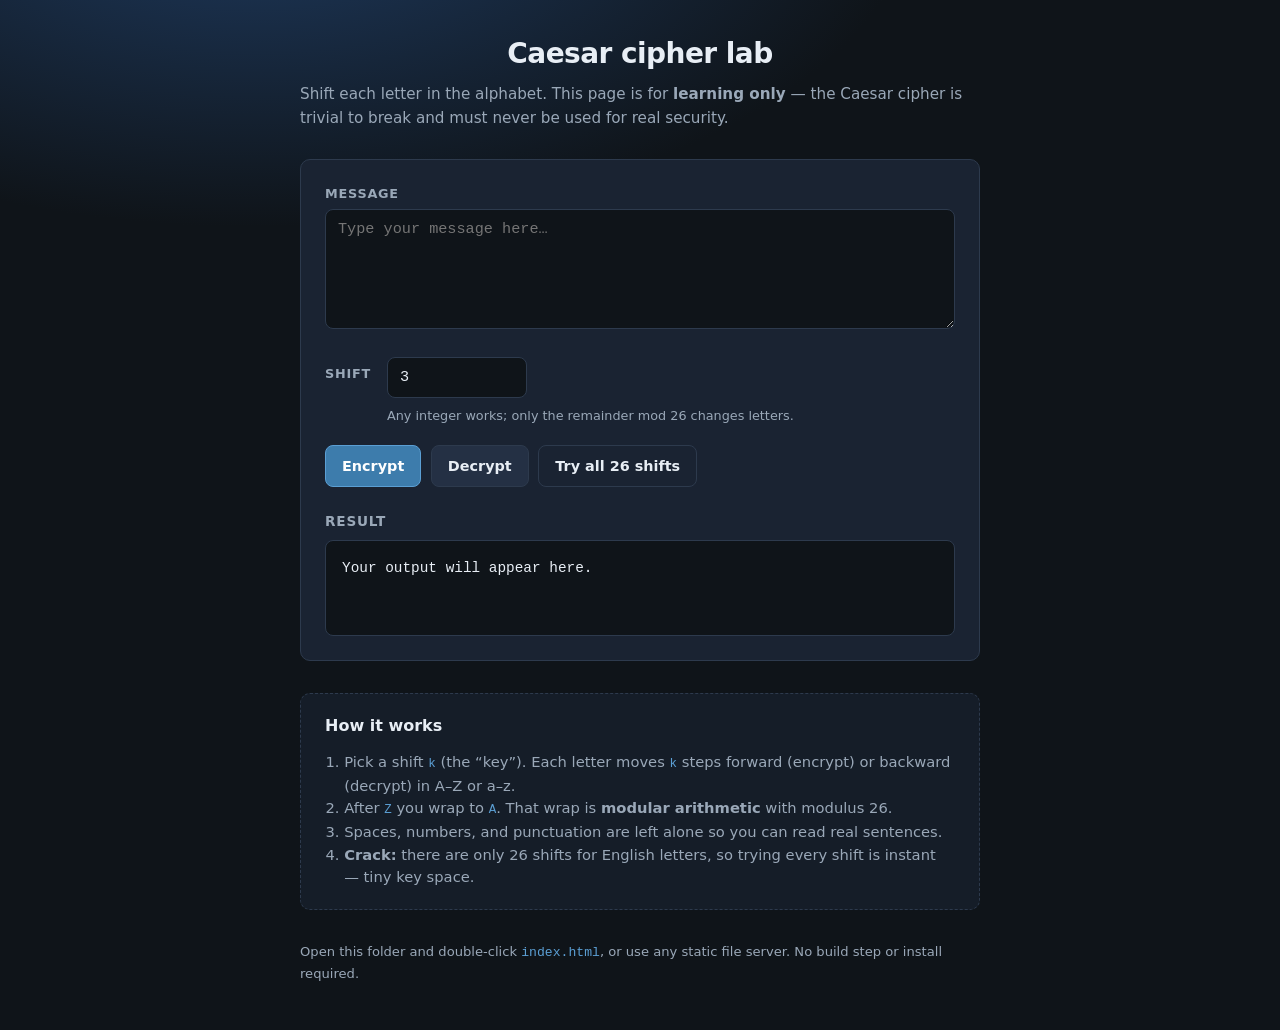
<file: caesar-cipher-beginner/web/index.html>
<!DOCTYPE html>
<html lang="en">
  <head>
    <meta charset="UTF-8" />
    <meta name="viewport" content="width=device-width, initial-scale=1.0" />
    <title>Caesar Cipher Lab</title>
    <link rel="stylesheet" href="styles.css" />
  </head>
  <body>
    <div class="page">
      <header class="header">
        <h1>Caesar cipher lab</h1>
        <p class="lede">
          Shift each letter in the alphabet. This page is for
          <strong>learning only</strong> — the Caesar cipher is trivial to break
          and must never be used for real security.
        </p>
      </header>

      <main class="panel">
        <label class="field">
          <span class="label">Message</span>
          <textarea
            id="message"
            rows="5"
            placeholder="Type your message here…"
            spellcheck="true"
          ></textarea>
        </label>

        <label class="field field-inline">
          <span class="label">Shift</span>
          <input
            id="shift"
            type="number"
            value="3"
            step="1"
            aria-describedby="shift-help"
          />
          <span id="shift-help" class="hint">
            Any integer works; only the remainder mod 26 changes letters.
          </span>
        </label>

        <div class="actions">
          <button type="button" id="btn-encrypt" class="btn primary">
            Encrypt
          </button>
          <button type="button" id="btn-decrypt" class="btn">Decrypt</button>
          <button type="button" id="btn-crack" class="btn ghost">
            Try all 26 shifts
          </button>
        </div>

        <section class="output" aria-live="polite">
          <h2 class="output-title">Result</h2>
          <pre id="result" class="result-box">Your output will appear here.</pre>
        </section>
      </main>

      <aside class="learn">
        <h2>How it works</h2>
        <ol>
          <li>
            Pick a shift <code>k</code> (the “key”). Each letter moves
            <code>k</code> steps forward (encrypt) or backward (decrypt) in
            A–Z or a–z.
          </li>
          <li>
            After <code>Z</code> you wrap to <code>A</code>. That wrap is
            <strong>modular arithmetic</strong> with modulus 26.
          </li>
          <li>
            Spaces, numbers, and punctuation are left alone so you can read
            real sentences.
          </li>
          <li>
            <strong>Crack:</strong> there are only 26 shifts for English letters,
            so trying every shift is instant — tiny key space.
          </li>
        </ol>
      </aside>

      <footer class="footer">
        Open this folder and double-click <code>index.html</code>, or use any
        static file server. No build step or install required.
      </footer>
    </div>

    <script src="app.js" defer></script>
  </body>
</html>
</file>
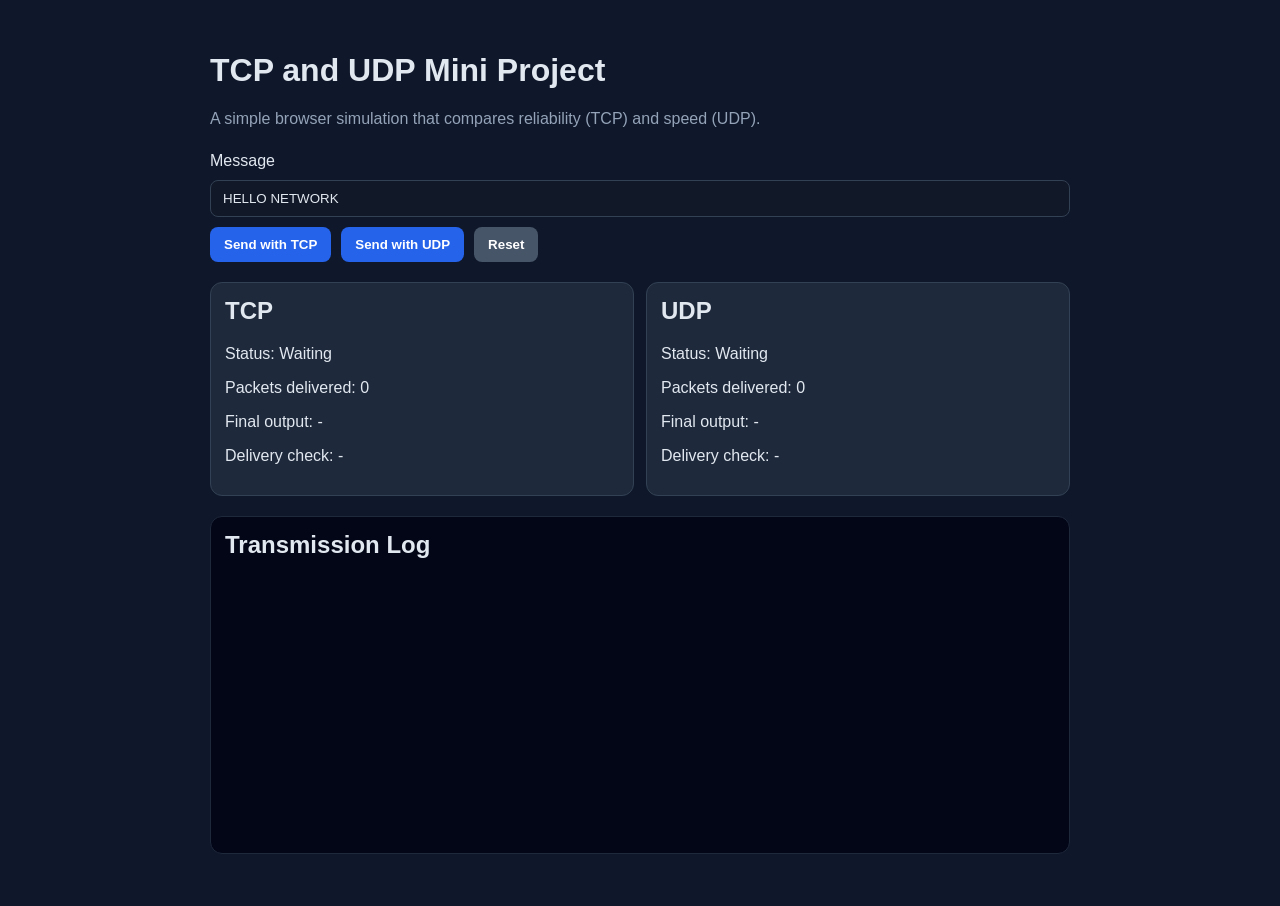
<file: TCP/UDP/index.html>
<!DOCTYPE html>
<html lang="en">
  <head>
    <meta charset="UTF-8" />
    <meta name="viewport" content="width=device-width, initial-scale=1.0" />
    <title>TCP vs UDP Simulator</title>
    <link rel="stylesheet" href="./style.css" />
  </head>
  <body>
    <main class="container">
      <h1>TCP and UDP Mini Project</h1>
      <p class="subtitle">
        A simple browser simulation that compares reliability (TCP) and speed
        (UDP).
      </p>

      <section class="controls">
        <label for="messageInput">Message</label>
        <input
          id="messageInput"
          type="text"
          value="HELLO NETWORK"
          maxlength="40"
        />

        <div class="buttons">
          <button id="simulateTcpBtn">Send with TCP</button>
          <button id="simulateUdpBtn">Send with UDP</button>
          <button id="resetBtn" class="secondary">Reset</button>
        </div>
      </section>

      <section class="stats">
        <article class="card">
          <h2>TCP</h2>
          <p id="tcpStatus">Status: Waiting</p>
          <p id="tcpSummary">Packets delivered: 0</p>
          <p id="tcpOutput">Final output: -</p>
          <p id="tcpDeliveryCheck">Delivery check: -</p>
        </article>
        <article class="card">
          <h2>UDP</h2>
          <p id="udpStatus">Status: Waiting</p>
          <p id="udpSummary">Packets delivered: 0</p>
          <p id="udpOutput">Final output: -</p>
          <p id="udpDeliveryCheck">Delivery check: -</p>
        </article>
      </section>

      <section class="log-wrap">
        <h2>Transmission Log</h2>
        <pre id="log"></pre>
      </section>
    </main>

    <script src="./script.js"></script>
  </body>
</html>
</file>
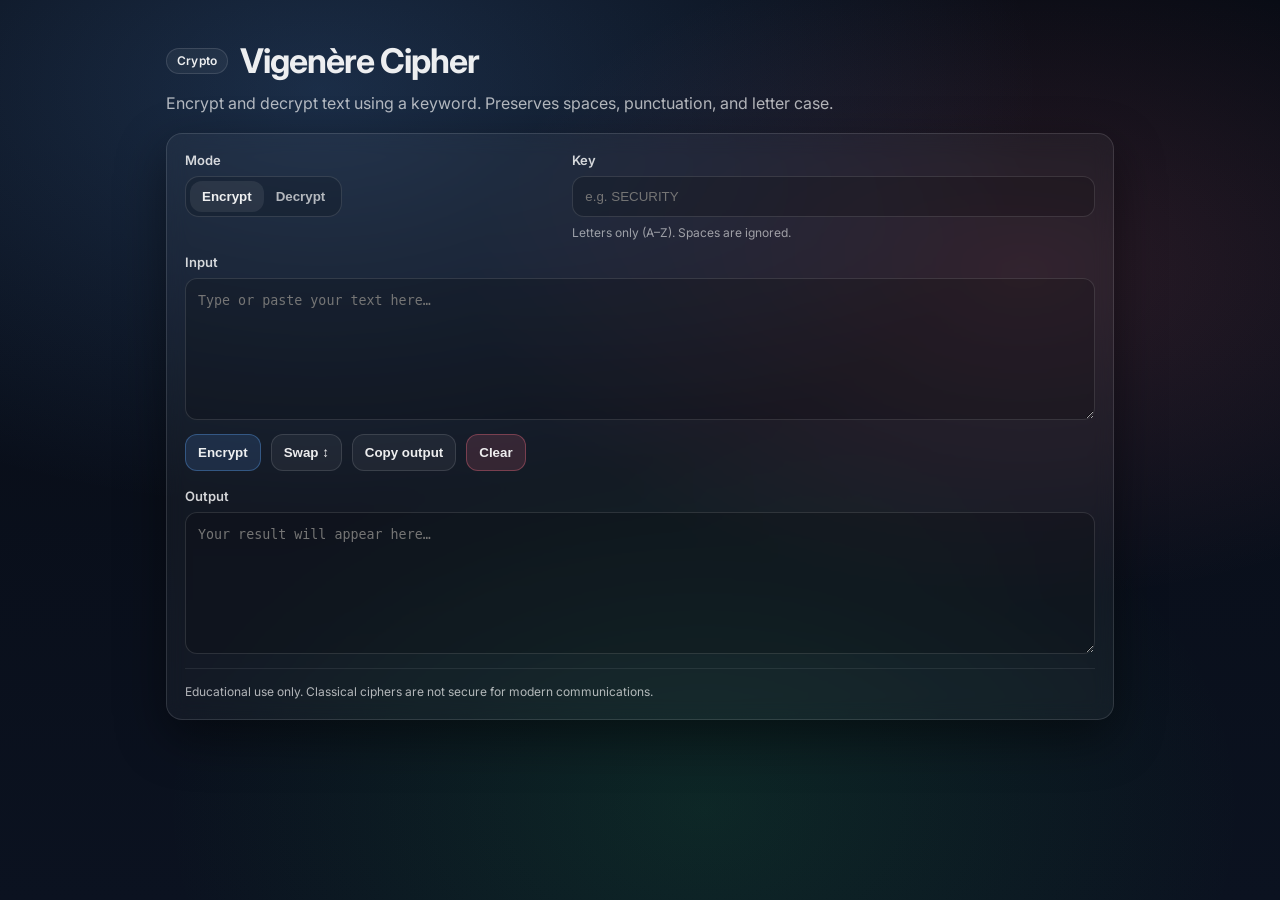
<file: Vigenere Cipher/vigenere-cipher-web/index.html>
<!doctype html>
<html lang="en">
  <head>
    <meta charset="UTF-8" />
    <meta name="viewport" content="width=device-width, initial-scale=1.0" />
    <title>Vigenère Cipher | Cyber Security Mini Project</title>
    <meta
      name="description"
      content="A simple Vigenère cipher encrypt/decrypt tool built with HTML, CSS, and JavaScript."
    />
    <link rel="preconnect" href="https://fonts.googleapis.com" />
    <link rel="preconnect" href="https://fonts.gstatic.com" crossorigin />
    <link
      href="https://fonts.googleapis.com/css2?family=Inter:wght@400;500;600;700&display=swap"
      rel="stylesheet"
    />
    <link rel="stylesheet" href="./styles.css" />
  </head>
  <body>
    <div class="page">
      <header class="header">
        <div class="header__title">
          <span class="badge">Crypto</span>
          <h1>Vigenère Cipher</h1>
        </div>
        <p class="header__subtitle">
          Encrypt and decrypt text using a keyword. Preserves spaces, punctuation, and letter case.
        </p>
      </header>

      <main class="card">
        <section class="grid">
          <div class="field">
            <label for="mode">Mode</label>
            <div class="segmented" role="tablist" aria-label="Cipher mode">
              <button id="modeEncrypt" class="segmented__btn is-active" type="button" role="tab">
                Encrypt
              </button>
              <button id="modeDecrypt" class="segmented__btn" type="button" role="tab">
                Decrypt
              </button>
            </div>
          </div>

          <div class="field">
            <label for="key">Key</label>
            <input
              id="key"
              type="text"
              inputmode="text"
              autocomplete="off"
              spellcheck="false"
              placeholder="e.g. SECURITY"
              aria-describedby="keyHelp"
            />
            <div class="help" id="keyHelp">Letters only (A–Z). Spaces are ignored.</div>
          </div>
        </section>

        <section class="field">
          <label for="inputText">Input</label>
          <textarea
            id="inputText"
            rows="6"
            placeholder="Type or paste your text here…"
          ></textarea>
        </section>

        <section class="actions">
          <button id="runBtn" class="btn btn--primary" type="button">Run</button>
          <button id="swapBtn" class="btn" type="button" title="Move output to input">
            Swap ↕
          </button>
          <button id="copyBtn" class="btn" type="button">Copy output</button>
          <button id="clearBtn" class="btn btn--danger" type="button">Clear</button>
        </section>

        <section class="field">
          <div class="outputHeader">
            <label for="outputText">Output</label>
            <div class="status" id="status" aria-live="polite"></div>
          </div>
          <textarea id="outputText" rows="6" readonly placeholder="Your result will appear here…"></textarea>
        </section>

        <footer class="footer">
          <div class="footer__note">
            Educational use only. Classical ciphers are not secure for modern communications.
          </div>
        </footer>
      </main>
    </div>

    <script src="./script.js" defer></script>
  </body>
</html>
</file>
<file: caesar-cipher-beginner/web/styles.css>
/* Simple, readable layout for beginners */

:root {
  --bg: #0f1419;
  --surface: #1a2332;
  --border: #2d3a4d;
  --text: #e8eef5;
  --muted: #9aa8b8;
  --accent: #5b9fd4;
  --accent-dim: #3d7cac;
  --danger: #e07a7a;
  --radius: 10px;
  --font: "Segoe UI", system-ui, sans-serif;
  --mono: ui-monospace, "Cascadia Code", Consolas, monospace;
}

*,
*::before,
*::after {
  box-sizing: border-box;
}

body {
  margin: 0;
  min-height: 100vh;
  font-family: var(--font);
  background: radial-gradient(1200px 600px at 20% -10%, #1e3a5f 0%, var(--bg) 55%);
  color: var(--text);
  line-height: 1.55;
}

.page {
  max-width: 720px;
  margin: 0 auto;
  padding: 2rem 1.25rem 3rem;
  h1{
    text-align: center;
    align-items: center;
    justify-content: center;
  }
}

.header h1 {
  margin: 0 0 0.5rem;
  font-size: 1.75rem;
  font-weight: 650;
  letter-spacing: -0.02em;
}

.lede {
  margin: 0;
  color: var(--muted);
  font-size: 0.95rem;
}

.panel {
  margin-top: 1.75rem;
  padding: 1.5rem;
  background: var(--surface);
  border: 1px solid var(--border);
  border-radius: var(--radius);
}

.field {
  display: block;
  margin-bottom: 1.25rem;
}

.field-inline {
  display: grid;
  grid-template-columns: auto 1fr;
  gap: 0.5rem 1rem;
  align-items: center;
}

.field-inline .hint {
  grid-column: 2 / -1;
}

.label {
  display: block;
  font-size: 0.8rem;
  font-weight: 600;
  text-transform: uppercase;
  letter-spacing: 0.06em;
  color: var(--muted);
  margin-bottom: 0.35rem;
}

textarea,
input[type="number"] {
  width: 100%;
  padding: 0.65rem 0.75rem;
  font-family: var(--mono);
  font-size: 0.95rem;
  color: var(--text);
  background: var(--bg);
  border: 1px solid var(--border);
  border-radius: 8px;
}

textarea {
  resize: vertical;
  min-height: 120px;
}

input[type="number"] {
  max-width: 140px;
}

textarea:focus,
input[type="number"]:focus {
  outline: 2px solid var(--accent);
  outline-offset: 2px;
}

.hint {
  font-size: 0.8rem;
  color: var(--muted);
}

.actions {
  display: flex;
  flex-wrap: wrap;
  gap: 0.6rem;
  margin-bottom: 1.5rem;
}

.btn {
  font: inherit;
  font-size: 0.9rem;
  font-weight: 600;
  padding: 0.55rem 1rem;
  border-radius: 8px;
  border: 1px solid var(--border);
  background: #243044;
  color: var(--text);
  cursor: pointer;
}

.btn:hover {
  border-color: var(--accent-dim);
}

.btn.primary {
  background: var(--accent-dim);
  border-color: var(--accent);
  color: #fff;
}

.btn.primary:hover {
  filter: brightness(1.08);
}

.btn.ghost {
  background: transparent;
}

.output-title {
  margin: 0 0 0.5rem;
  font-size: 0.85rem;
  font-weight: 600;
  text-transform: uppercase;
  letter-spacing: 0.06em;
  color: var(--muted);
}

.result-box {
  margin: 0;
  padding: 1rem;
  min-height: 6rem;
  white-space: pre-wrap;
  word-break: break-word;
  font-family: var(--mono);
  font-size: 0.9rem;
  background: var(--bg);
  border: 1px solid var(--border);
  border-radius: 8px;
  color: var(--text);
}

.learn {
  margin-top: 2rem;
  padding: 1.25rem 1.5rem;
  border: 1px dashed var(--border);
  border-radius: var(--radius);
  background: rgba(26, 35, 50, 0.6);
}

.learn h2 {
  margin: 0 0 0.75rem;
  font-size: 1rem;
}

.learn ol {
  margin: 0;
  padding-left: 1.2rem;
  color: var(--muted);
  font-size: 0.92rem;
}

.learn code {
  font-family: var(--mono);
  font-size: 0.85em;
  color: var(--accent);
}

.footer {
  margin-top: 2rem;
  font-size: 0.82rem;
  color: var(--muted);
}

.footer code {
  font-family: var(--mono);
  color: var(--accent);
}
</file>
<file: TCP/UDP/style.css>
* {
  box-sizing: border-box;
}

body {
  margin: 0;
  font-family: Arial, sans-serif;
  background: #0f172a;
  color: #e2e8f0;
}

.container {
  max-width: 900px;
  margin: 32px auto;
  padding: 20px;
}

h1,
h2 {
  margin-top: 0;
}

.subtitle {
  color: #94a3b8;
  margin-bottom: 24px;
}

.controls {
  display: grid;
  gap: 10px;
  margin-bottom: 20px;
}

input {
  width: 100%;
  padding: 10px 12px;
  border: 1px solid #334155;
  border-radius: 8px;
  background: #111827;
  color: #e2e8f0;
}

.buttons {
  display: flex;
  gap: 10px;
  flex-wrap: wrap;
}

button {
  padding: 10px 14px;
  border: none;
  border-radius: 8px;
  cursor: pointer;
  background: #2563eb;
  color: white;
  font-weight: 600;
}

button.secondary {
  background: #475569;
}

button:disabled {
  opacity: 0.6;
  cursor: not-allowed;
}

.stats {
  display: grid;
  grid-template-columns: repeat(auto-fit, minmax(250px, 1fr));
  gap: 12px;
  margin-bottom: 20px;
}

.card {
  background: #1e293b;
  border: 1px solid #334155;
  border-radius: 12px;
  padding: 14px;
}

.log-wrap {
  background: #020617;
  border: 1px solid #1e293b;
  border-radius: 12px;
  padding: 14px;
}

#log {
  min-height: 260px;
  max-height: 420px;
  overflow: auto;
  white-space: pre-wrap;
  margin: 0;
  font-size: 0.92rem;
  color: #cbd5e1;
}
</file>
<file: Vigenere Cipher/vigenere-cipher-web/styles.css>
:root {
  color-scheme: dark;
  --bg: #0b1220;
  --panel: rgba(255, 255, 255, 0.06);
  --panel-2: rgba(255, 255, 255, 0.085);
  --border: rgba(255, 255, 255, 0.12);
  --text: rgba(255, 255, 255, 0.92);
  --muted: rgba(255, 255, 255, 0.68);
  --muted-2: rgba(255, 255, 255, 0.56);
  --primary: #60a5fa;
  --danger: #fb7185;
  --shadow: 0 18px 50px rgba(0, 0, 0, 0.45);
  --radius: 16px;
}

* {
  box-sizing: border-box;
}

html,
body {
  height: 100%;
}

body {
  margin: 0;
  font-family: Inter, system-ui, -apple-system, Segoe UI, Roboto, Arial, sans-serif;
  color: var(--text);
  background:
    radial-gradient(1200px 700px at 25% 10%, rgba(96, 165, 250, 0.22), transparent 60%),
    radial-gradient(1000px 600px at 80% 30%, rgba(251, 113, 133, 0.14), transparent 55%),
    radial-gradient(900px 650px at 55% 90%, rgba(34, 197, 94, 0.12), transparent 60%),
    linear-gradient(180deg, #070b14, var(--bg));
}

.page {
  max-width: 980px;
  margin: 0 auto;
  padding: 40px 16px 60px;
}

.header {
  margin-bottom: 18px;
}

.header__title {
  display: flex;
  align-items: center;
  gap: 12px;
}

.badge {
  display: inline-flex;
  align-items: center;
  height: 26px;
  padding: 0 10px;
  border: 1px solid var(--border);
  border-radius: 999px;
  background: rgba(255, 255, 255, 0.05);
  font-weight: 600;
  font-size: 12px;
  letter-spacing: 0.02em;
}

h1 {
  margin: 0;
  font-size: 34px;
  letter-spacing: -0.03em;
}

.header__subtitle {
  margin: 10px 0 0;
  color: var(--muted);
  line-height: 1.5;
}

.card {
  border: 1px solid var(--border);
  background: rgba(255, 255, 255, 0.04);
  backdrop-filter: blur(10px);
  border-radius: var(--radius);
  box-shadow: var(--shadow);
  padding: 18px;
}

.grid {
  display: grid;
  grid-template-columns: 1fr 1.4fr;
  gap: 14px;
  align-items: start;
}

@media (max-width: 840px) {
  .grid {
    grid-template-columns: 1fr;
  }
}

.field {
  display: flex;
  flex-direction: column;
  gap: 8px;
  margin-bottom: 14px;
}

label {
  font-weight: 600;
  font-size: 13px;
  color: rgba(255, 255, 255, 0.82);
}

input,
textarea {
  width: 100%;
  padding: 12px 12px;
  border-radius: 12px;
  border: 1px solid var(--border);
  background: rgba(0, 0, 0, 0.18);
  color: var(--text);
  outline: none;
  transition: border-color 120ms ease, background 120ms ease;
}

input:focus,
textarea:focus {
  border-color: rgba(96, 165, 250, 0.65);
  background: rgba(0, 0, 0, 0.24);
}

textarea {
  resize: vertical;
  min-height: 130px;
  line-height: 1.45;
}

.help {
  font-size: 12px;
  color: var(--muted-2);
}

.segmented {
  display: inline-flex;
  padding: 4px;
  border-radius: 14px;
  border: 1px solid var(--border);
  background: rgba(0, 0, 0, 0.16);
  width: fit-content;
}

.segmented__btn {
  border: 0;
  border-radius: 12px;
  padding: 8px 12px;
  background: transparent;
  color: var(--muted);
  font-weight: 600;
  cursor: pointer;
}

.segmented__btn.is-active {
  background: rgba(255, 255, 255, 0.08);
  color: rgba(255, 255, 255, 0.92);
}

.actions {
  display: flex;
  gap: 10px;
  flex-wrap: wrap;
  margin: 2px 0 14px;
}

.btn {
  border: 1px solid var(--border);
  background: rgba(255, 255, 255, 0.05);
  color: var(--text);
  border-radius: 12px;
  padding: 10px 12px;
  font-weight: 600;
  cursor: pointer;
  transition: transform 80ms ease, background 120ms ease, border-color 120ms ease;
}

.btn:hover {
  background: rgba(255, 255, 255, 0.08);
  border-color: rgba(255, 255, 255, 0.18);
}

.btn:active {
  transform: translateY(1px);
}

.btn--primary {
  border-color: rgba(96, 165, 250, 0.35);
  background: rgba(96, 165, 250, 0.14);
}

.btn--primary:hover {
  background: rgba(96, 165, 250, 0.18);
}

.btn--danger {
  border-color: rgba(251, 113, 133, 0.35);
  background: rgba(251, 113, 133, 0.14);
}

.btn--danger:hover {
  background: rgba(251, 113, 133, 0.18);
}

.outputHeader {
  display: flex;
  align-items: baseline;
  justify-content: space-between;
  gap: 12px;
}

.status {
  font-size: 12px;
  color: var(--muted);
  min-height: 16px;
}

.status.is-error {
  color: rgba(251, 113, 133, 0.95);
}

.status.is-ok {
  color: rgba(34, 197, 94, 0.9);
}

.footer {
  margin-top: 8px;
  padding-top: 14px;
  border-top: 1px solid rgba(255, 255, 255, 0.08);
}

.footer__note {
  color: var(--muted);
  font-size: 12px;
  line-height: 1.5;
}
</file>
